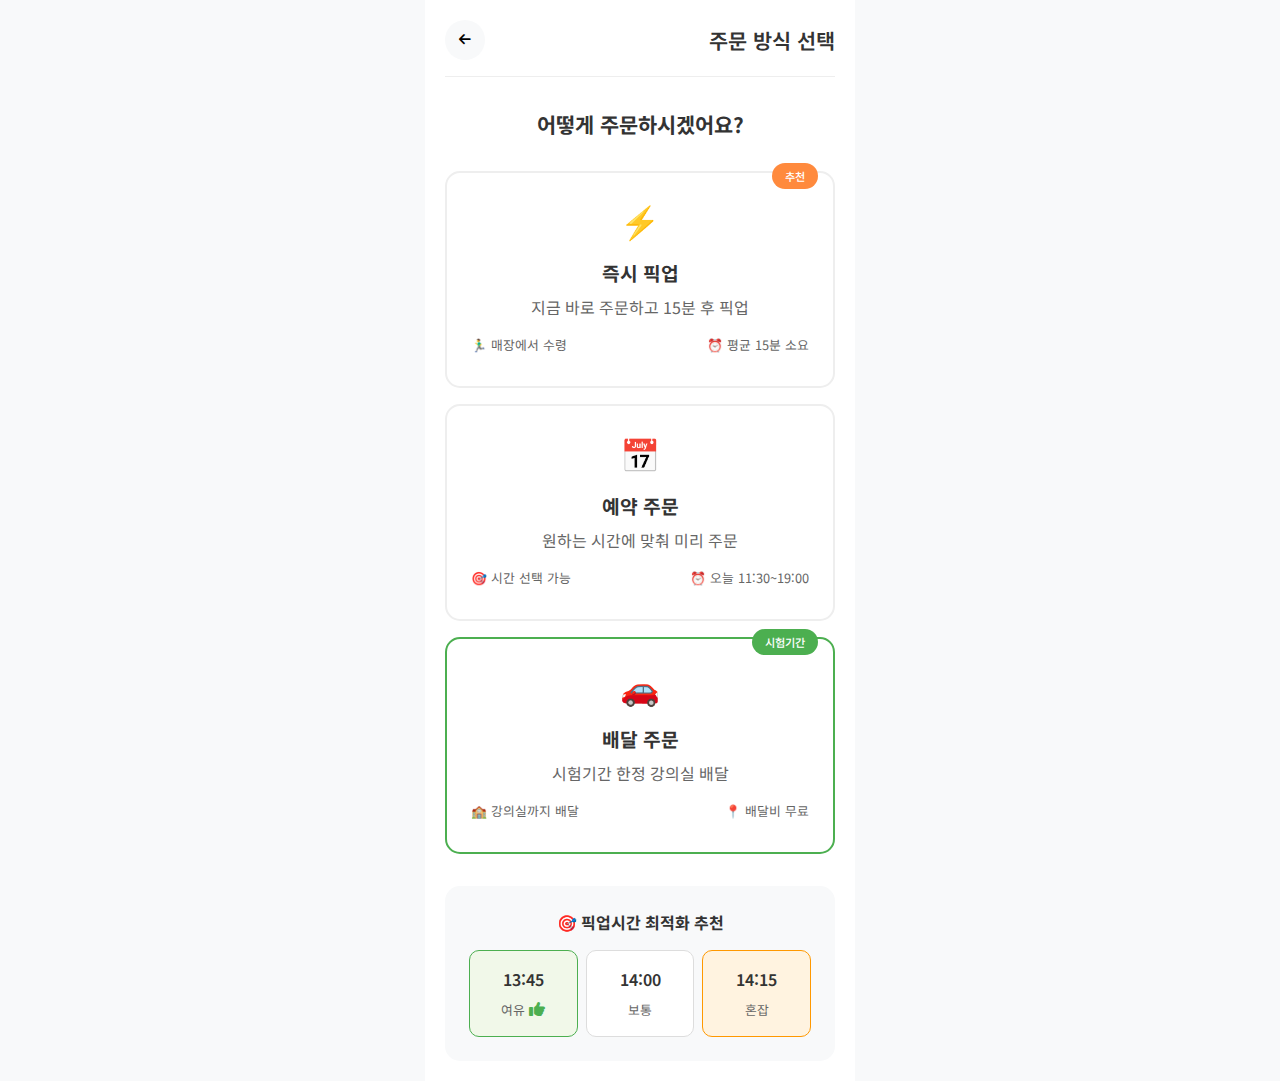
<file: order.html>
<!DOCTYPE html>
<html lang="ko">
<head>
    <meta charset="UTF-8">
    <meta name="viewport" content="width=device-width, initial-scale=1.0">
    <title>주문하기 - 으능정이 우송</title>
    <link rel="stylesheet" href="style.css">
    <link href="https://fonts.googleapis.com/css2?family=Noto+Sans+KR:wght@300;400;500;700&display=swap" rel="stylesheet">
    <link rel="stylesheet" href="https://cdnjs.cloudflare.com/ajax/libs/font-awesome/6.0.0/css/all.min.css">
</head>
<body>
    <div class="app-container">
        <!-- Order Type Selection -->
        <div id="order-type-screen" class="screen">
            <div class="screen-header">
                <button class="back-btn" onclick="window.history.back()">
                    <i class="fas fa-arrow-left"></i>
                </button>
                <h2>주문 방식 선택</h2>
            </div>

            <div class="order-type-content">
                <h3>어떻게 주문하시겠어요?</h3>
                
                <div class="order-types">
                    <div class="order-type-card" onclick="selectOrderType('instant')">
                        <div class="order-type-icon">⚡</div>
                        <h4>즉시 픽업</h4>
                        <p>지금 바로 주문하고 15분 후 픽업</p>
                        <div class="order-type-info">
                            <span>🏃‍♂️ 매장에서 수령</span>
                            <span>⏰ 평균 15분 소요</span>
                        </div>
                        <div class="order-type-badge">추천</div>
                    </div>

                    <div class="order-type-card" onclick="selectOrderType('reserved')">
                        <div class="order-type-icon">📅</div>
                        <h4>예약 주문</h4>
                        <p>원하는 시간에 맞춰 미리 주문</p>
                        <div class="order-type-info">
                            <span>🎯 시간 선택 가능</span>
                            <span>⏰ 오늘 11:30~19:00</span>
                        </div>
                    </div>

                    <div class="order-type-card delivery" onclick="selectOrderType('delivery')">
                        <div class="order-type-icon">🚗</div>
                        <h4>배달 주문</h4>
                        <p>시험기간 한정 강의실 배달</p>
                        <div class="order-type-info">
                            <span>🏫 강의실까지 배달</span>
                            <span>📍 배달비 무료</span>
                        </div>
                        <div class="order-type-badge special">시험기간</div>
                    </div>
                </div>

                <div class="order-time-optimizer">
                    <h4>🎯 픽업시간 최적화 추천</h4>
                    <div class="time-suggestions">
                        <div class="time-suggestion recommended">
                            <span class="time">13:45</span>
                            <span class="status">여유</span>
                            <i class="fas fa-thumbs-up"></i>
                        </div>
                        <div class="time-suggestion">
                            <span class="time">14:00</span>
                            <span class="status">보통</span>
                        </div>
                        <div class="time-suggestion busy">
                            <span class="time">14:15</span>
                            <span class="status">혼잡</span>
                        </div>
                    </div>
                </div>
            </div>
        </div>

        <!-- Cart Screen -->
        <div id="cart-screen" class="screen hidden">
            <div class="screen-header">
                <button class="back-btn" onclick="hideCart()">
                    <i class="fas fa-arrow-left"></i>
                </button>
                <h2>장바구니</h2>
                <button class="clear-btn" onclick="clearCart()">전체삭제</button>
            </div>

            <div class="cart-content">
                <div class="cart-items" id="cart-items">
                    <!-- 장바구니 아이템들이 동적으로 추가됩니다 -->
                </div>

                <div class="cart-summary">
                    <div class="summary-row">
                        <span>상품 금액</span>
                        <span id="subtotal">₩0</span>
                    </div>
                    <div class="summary-row discount">
                        <span>멤버십 할인 (15%)</span>
                        <span id="discount">-₩0</span>
                    </div>
                    <div class="summary-row total">
                        <span>총 결제 금액</span>
                        <span id="total">₩0</span>
                    </div>
                </div>

                <button class="btn-primary full-width" onclick="proceedToPayment()" id="checkout-btn" disabled>
                    주문하기
                </button>
            </div>
        </div>

        <!-- Payment Screen -->
        <div id="payment-screen" class="screen hidden">
            <div class="screen-header">
                <button class="back-btn" onclick="showCart()">
                    <i class="fas fa-arrow-left"></i>
                </button>
                <h2>결제하기</h2>
            </div>

            <div class="payment-content">
                <!-- Order Summary -->
                <div class="payment-section">
                    <h3>주문 정보</h3>
                    <div class="order-summary">
                        <div class="order-type-info">
                            <span class="order-type" id="selected-order-type">즉시 픽업</span>
                            <span class="pickup-time" id="selected-pickup-time">약 15분 후</span>
                        </div>
                        <div class="order-location">
                            <i class="fas fa-map-marker-alt"></i>
                            <span>으능정이꼬마김밥 우송대점</span>
                        </div>
                    </div>
                </div>

                <!-- Delivery Address (if delivery selected) -->
                <div class="payment-section delivery-section hidden">
                    <h3>배달 정보</h3>
                    <div class="delivery-form">
                        <div class="input-group">
                            <i class="fas fa-building"></i>
                            <select id="building">
                                <option value="">건물 선택</option>
                                <option value="main">본관</option>
                                <option value="engineering">공학관</option>
                                <option value="business">경영관</option>
                                <option value="liberal">교양관</option>
                            </select>
                        </div>
                        <div class="input-group">
                            <i class="fas fa-door-open"></i>
                            <input type="text" placeholder="강의실 번호 (예: 301호)" id="room">
                        </div>
                        <div class="input-group">
                            <i class="fas fa-comment"></i>
                            <input type="text" placeholder="상세 위치 (선택사항)" id="detail-location">
                        </div>
                    </div>
                </div>

                <!-- Special Requests -->
                <div class="payment-section">
                    <h3>특별 요청사항</h3>
                    <textarea placeholder="요청사항을 입력해주세요 (예: 매워하지 않게 해주세요)" id="special-requests"></textarea>
                </div>

                <!-- Payment Methods -->
                <div class="payment-section">
                    <h3>결제 수단</h3>
                    <div class="payment-methods">
                        <label class="payment-method">
                            <input type="radio" name="payment" value="card" checked>
                            <div class="method-info">
                                <i class="fas fa-credit-card"></i>
                                <span>신용/체크카드</span>
                            </div>
                        </label>
                        <label class="payment-method">
                            <input type="radio" name="payment" value="transfer">
                            <div class="method-info">
                                <i class="fas fa-university"></i>
                                <span>무통장입금</span>
                            </div>
                        </label>
                        <label class="payment-method">
                            <input type="radio" name="payment" value="kakaopay">
                            <div class="method-info">
                                <i class="fas fa-mobile-alt"></i>
                                <span>카카오페이</span>
                            </div>
                        </label>
                    </div>
                </div>

                <!-- Coupons & Discounts -->
                <div class="payment-section">
                    <h3>쿠폰 & 할인</h3>
                    <div class="coupon-section">
                        <div class="coupon-input">
                            <input type="text" placeholder="쿠폰 코드 입력" id="coupon-code">
                            <button class="coupon-apply-btn" onclick="applyCoupon()">적용</button>
                        </div>
                        <div class="available-coupons">
                            <div class="coupon-item">
                                <div class="coupon-info">
                                    <span class="coupon-name">생일 축하 쿠폰</span>
                                    <span class="coupon-discount">30% 할인</span>
                                </div>
                                <button class="use-coupon-btn" onclick="useCoupon('birthday')">사용</button>
                            </div>
                        </div>
                    </div>
                </div>

                <!-- Final Summary -->
                <div class="payment-summary">
                    <div class="summary-row">
                        <span>상품 금액</span>
                        <span id="payment-subtotal">₩0</span>
                    </div>
                    <div class="summary-row">
                        <span>멤버십 할인</span>
                        <span id="payment-discount">-₩0</span>
                    </div>
                    <div class="summary-row">
                        <span>쿠폰 할인</span>
                        <span id="coupon-discount">₩0</span>
                    </div>
                    <div class="summary-row">
                        <span>배달비</span>
                        <span id="delivery-fee">무료</span>
                    </div>
                    <div class="summary-row total">
                        <span>최종 결제 금액</span>
                        <span id="final-total">₩0</span>
                    </div>
                </div>

                <button class="btn-primary full-width" onclick="processPayment()">
                    <i class="fas fa-credit-card"></i>
                    결제하기
                </button>
            </div>
        </div>

        <!-- Order Status Screen -->
        <div id="order-status-screen" class="screen hidden">
            <div class="screen-header">
                <h2>주문 현황</h2>
                <button class="close-btn" onclick="goToMenu()">
                    <i class="fas fa-times"></i>
                </button>
            </div>

            <div class="order-status-content">
                <div class="order-success">
                    <div class="success-icon">✅</div>
                    <h3>주문이 완료되었습니다!</h3>
                    <p>주문번호: <span id="order-number">#47</span></p>
                </div>

                <div class="status-timeline">
                    <div class="status-step completed">
                        <div class="step-icon">📝</div>
                        <div class="step-info">
                            <h4>주문 접수</h4>
                            <span>13:15</span>
                        </div>
                    </div>
                    <div class="status-step active">
                        <div class="step-icon">👨‍🍳</div>
                        <div class="step-info">
                            <h4>조리 중</h4>
                            <span>예상 10분</span>
                        </div>
                    </div>
                    <div class="status-step">
                        <div class="step-icon">🔔</div>
                        <div class="step-info">
                            <h4>준비 완료</h4>
                            <span>13:30 예정</span>
                        </div>
                    </div>
                    <div class="status-step">
                        <div class="step-icon">✨</div>
                        <div class="step-info">
                            <h4>픽업 완료</h4>
                            <span>-</span>
                        </div>
                    </div>
                </div>

                <div class="order-details">
                    <h4>주문 상세</h4>
                    <div class="order-items-summary" id="order-items-summary">
                        <!-- 주문된 아이템들이 표시됩니다 -->
                    </div>
                </div>

                <div class="estimated-time">
                    <h4>⏰ 예상 픽업 시간</h4>
                    <div class="pickup-time-display">
                        <span class="time">13:30</span>
                        <span class="message">조리가 완료되면 알림을 보내드릴게요!</span>
                    </div>
                </div>

                <div class="support-message">
                    <div class="message-box">
                        <h4>💚 따뜻한 한 끼, 함께하는 마음</h4>
                        <p>오늘 주문으로 어려운 학생 지원 기금에<br><strong>₩420</strong>이 적립되었습니다.</p>
                        <small>여러분의 선택이 더 따뜻한 캠퍼스를 만들어갑니다 🙏</small>
                    </div>
                </div>

                <div class="order-actions">
                    <button class="btn-secondary" onclick="callStore()">
                        <i class="fas fa-phone"></i>
                        매장 전화
                    </button>
                    <button class="btn-primary" onclick="goToMenu()">
                        <i class="fas fa-home"></i>
                        메뉴로 돌아가기
                    </button>
                </div>
            </div>
        </div>
    </div>

    <script src="firebase-config.js"></script>
    <script src="app.js"></script>
</body>
</html>
</file>
<file: style.css>
/* 기본 설정 */
* {
    margin: 0;
    padding: 0;
    box-sizing: border-box;
}

body {
    font-family: 'Noto Sans KR', sans-serif;
    background-color: #f8f9fa;
    color: #333;
    overflow-x: hidden;
}

.app-container {
    max-width: 430px;
    margin: 0 auto;
    background: white;
    min-height: 100vh;
    position: relative;
}

/* 화면 공통 */
.screen {
    padding: 20px;
    min-height: 100vh;
    position: relative;
}

.screen.hidden {
    display: none;
}

/* 스플래시 화면 */
.splash-screen {
    display: flex;
    flex-direction: column;
    justify-content: center;
    align-items: center;
    background: linear-gradient(135deg, #FF8A3D, #FF6B1A);
    color: white;
    text-align: center;
}

.logo-container .logo {
    font-size: 4rem;
    margin-bottom: 1rem;
}

.logo-container h1 {
    font-size: 2rem;
    font-weight: 700;
    margin-bottom: 0.5rem;
}

.logo-container p {
    font-size: 1.1rem;
    opacity: 0.9;
}

.loading-spinner {
    width: 40px;
    height: 40px;
    border: 3px solid rgba(255, 255, 255, 0.3);
    border-top: 3px solid white;
    border-radius: 50%;
    animation: spin 1s linear infinite;
    margin-top: 2rem;
}

@keyframes spin {
    0% { transform: rotate(0deg); }
    100% { transform: rotate(360deg); }
}

/* 웰컴 화면 */
.welcome-content {
    text-align: center;
    padding-top: 2rem;
}

.brand-header .logo {
    font-size: 3rem;
    margin-bottom: 1rem;
}

.brand-header h1 {
    font-size: 1.8rem;
    color: #FF8A3D;
    font-weight: 700;
    margin-bottom: 0.5rem;
}

.tagline {
    color: #666;
    font-size: 1rem;
    line-height: 1.5;
    margin-bottom: 2rem;
}

.feature-highlights {
    display: flex;
    justify-content: space-around;
    margin: 2rem 0;
    padding: 1.5rem;
    background: #f8f9fa;
    border-radius: 15px;
}

.feature-item {
    text-align: center;
    flex: 1;
}

.feature-item i {
    font-size: 1.5rem;
    color: #FF8A3D;
    margin-bottom: 0.5rem;
}

.feature-item span {
    display: block;
    font-size: 0.9rem;
    color: #666;
}

.language-selector {
    display: flex;
    gap: 0.5rem;
    margin: 2rem 0;
    justify-content: center;
}

.lang-btn {
    padding: 0.5rem 1rem;
    border: 1px solid #ddd;
    background: white;
    border-radius: 20px;
    font-size: 0.9rem;
    cursor: pointer;
    transition: all 0.3s ease;
}

.lang-btn.active, .lang-btn:hover {
    background: #FF8A3D;
    color: white;
    border-color: #FF8A3D;
}

.auth-buttons {
    margin: 2rem 0;
}

.btn-primary, .btn-secondary {
    width: 100%;
    padding: 1rem;
    border: none;
    border-radius: 12px;
    font-size: 1rem;
    font-weight: 500;
    margin-bottom: 1rem;
    cursor: pointer;
    transition: all 0.3s ease;
    display: flex;
    align-items: center;
    justify-content: center;
    gap: 0.5rem;
}

.btn-primary {
    background: #FF8A3D;
    color: white;
}

.btn-primary:hover {
    background: #e67429;
    transform: translateY(-2px);
}

.btn-secondary {
    background: #f8f9fa;
    color: #333;
    border: 1px solid #ddd;
}

.btn-secondary:hover {
    background: #e9ecef;
    border-color: #adb5bd;
}

.demo-notice {
    color: #666;
    font-size: 0.9rem;
    margin-top: 2rem;
    padding: 1rem;
    background: #e3f2fd;
    border-radius: 10px;
    border-left: 4px solid #2196F3;
}

/* 헤더 공통 */
.screen-header {
    display: flex;
    align-items: center;
    justify-content: space-between;
    margin-bottom: 2rem;
    padding-bottom: 1rem;
    border-bottom: 1px solid #eee;
}

.back-btn, .close-btn {
    width: 40px;
    height: 40px;
    border: none;
    background: #f8f9fa;
    border-radius: 50%;
    display: flex;
    align-items: center;
    justify-content: center;
    cursor: pointer;
    transition: all 0.3s ease;
}

.back-btn:hover, .close-btn:hover {
    background: #e9ecef;
    transform: scale(1.05);
}

.screen-header h2 {
    font-size: 1.3rem;
    font-weight: 600;
}

.clear-btn {
    background: none;
    border: none;
    color: #dc3545;
    font-size: 0.9rem;
    cursor: pointer;
}

/* 로그인 폼 */
.login-form, .signup-form {
    max-width: 100%;
}

.input-group {
    position: relative;
    margin-bottom: 1.5rem;
}

.input-group i {
    position: absolute;
    left: 1rem;
    top: 50%;
    transform: translateY(-50%);
    color: #666;
    z-index: 1;
}

.input-group input, .input-group select {
    width: 100%;
    padding: 1rem 1rem 1rem 3rem;
    border: 1px solid #ddd;
    border-radius: 10px;
    font-size: 1rem;
    transition: all 0.3s ease;
}

.input-group input:focus, .input-group select:focus {
    outline: none;
    border-color: #FF8A3D;
    box-shadow: 0 0 0 3px rgba(255, 138, 61, 0.1);
}

.full-width {
    width: 100%;
}

.divider {
    text-align: center;
    margin: 1.5rem 0;
    color: #666;
    position: relative;
}

.divider::before {
    content: '';
    position: absolute;
    top: 50%;
    left: 0;
    right: 0;
    height: 1px;
    background: #ddd;
    z-index: 0;
}

.divider::after {
    content: attr(data-text);
    background: white;
    padding: 0 1rem;
    position: relative;
    z-index: 1;
}

.btn-kakao {
    background: #FEE500;
    color: #3C1E1E;
    border: none;
}

.btn-kakao:hover {
    background: #f4d600;
}

.login-footer {
    text-align: center;
    margin-top: 2rem;
    color: #666;
}

.login-footer a {
    color: #FF8A3D;
    text-decoration: none;
    font-weight: 500;
}

/* 회원가입 폼 */
.form-section {
    margin-bottom: 2rem;
    padding: 1.5rem;
    background: #f8f9fa;
    border-radius: 15px;
}

.form-section h3 {
    font-size: 1.1rem;
    margin-bottom: 1rem;
    color: #333;
}

.grade-selector {
    display: flex;
    flex-wrap: wrap;
    align-items: center;
    gap: 0.5rem;
    margin-top: 1rem;
}

.grade-buttons {
    display: flex;
    gap: 0.5rem;
    flex-wrap: wrap;
}

.grade-btn {
    padding: 0.5rem 1rem;
    border: 1px solid #ddd;
    background: white;
    border-radius: 20px;
    font-size: 0.9rem;
    cursor: pointer;
    transition: all 0.3s ease;
}

.grade-btn.selected {
    background: #FF8A3D;
    color: white;
    border-color: #FF8A3D;
}

.membership-benefits {
    background: linear-gradient(135deg, #4CAF50, #45a049);
    color: white;
    border-radius: 15px;
    padding: 1.5rem;
    margin: 1rem 0;
}

.membership-benefits h3 {
    color: white;
    margin-bottom: 1rem;
}

.membership-benefits ul {
    list-style: none;
    padding: 0;
}

.membership-benefits li {
    padding: 0.5rem 0;
    font-size: 0.95rem;
}

.terms-agreement {
    margin: 1.5rem 0;
}

.terms-agreement label {
    display: flex;
    align-items: center;
    gap: 0.5rem;
    cursor: pointer;
    font-size: 0.9rem;
    color: #666;
}

/* 메인 화면 */
.main-header {
    background: linear-gradient(135deg, #FF8A3D, #FF6B1A);
    color: white;
    padding: 1.5rem;
    margin: -20px -20px 2rem -20px;
    border-radius: 0 0 25px 25px;
}

.header-top {
    display: flex;
    justify-content: space-between;
    align-items: flex-start;
    margin-bottom: 1rem;
}

.greeting {
    font-size: 1.1rem;
    font-weight: 500;
}

.membership-badge {
    display: flex;
    gap: 0.5rem;
    margin-top: 0.5rem;
}

.tier, .discount {
    background: rgba(255, 255, 255, 0.2);
    padding: 0.3rem 0.8rem;
    border-radius: 15px;
    font-size: 0.8rem;
    font-weight: 500;
}

.header-icons {
    display: flex;
    gap: 0.5rem;
}

.icon-btn {
    position: relative;
    width: 40px;
    height: 40px;
    background: rgba(255, 255, 255, 0.2);
    border: none;
    border-radius: 50%;
    color: white;
    cursor: pointer;
    transition: all 0.3s ease;
}

.icon-btn:hover {
    background: rgba(255, 255, 255, 0.3);
}

.badge {
    position: absolute;
    top: -5px;
    right: -5px;
    background: #dc3545;
    color: white;
    border-radius: 50%;
    width: 18px;
    height: 18px;
    font-size: 0.7rem;
    display: flex;
    align-items: center;
    justify-content: center;
}

.today-special {
    text-align: center;
}

.special-banner {
    background: rgba(255, 255, 255, 0.15);
    padding: 0.8rem;
    border-radius: 15px;
    display: flex;
    align-items: center;
    justify-content: center;
    gap: 0.5rem;
    font-weight: 500;
}

.special-banner i {
    color: #FFD700;
    animation: pulse 2s infinite;
}

@keyframes pulse {
    0%, 100% { transform: scale(1); }
    50% { transform: scale(1.1); }
}

/* 퀵 액션 */
.quick-actions {
    display: flex;
    gap: 1rem;
    margin-bottom: 2rem;
}

.quick-action-btn {
    flex: 1;
    padding: 1rem;
    border: none;
    border-radius: 15px;
    font-weight: 500;
    cursor: pointer;
    transition: all 0.3s ease;
    display: flex;
    flex-direction: column;
    align-items: center;
    gap: 0.5rem;
}

.quick-action-btn.primary {
    background: #FF8A3D;
    color: white;
}

.quick-action-btn.secondary {
    background: #f8f9fa;
    color: #333;
    border: 1px solid #ddd;
}

.quick-action-btn:hover {
    transform: translateY(-2px);
    box-shadow: 0 5px 15px rgba(0,0,0,0.1);
}

/* 메뉴 카테고리 */
.menu-categories {
    display: flex;
    gap: 0.5rem;
    margin-bottom: 2rem;
    overflow-x: auto;
    padding-bottom: 0.5rem;
}

.category-btn {
    display: flex;
    flex-direction: column;
    align-items: center;
    gap: 0.3rem;
    padding: 1rem;
    background: white;
    border: 1px solid #ddd;
    border-radius: 15px;
    cursor: pointer;
    transition: all 0.3s ease;
    white-space: nowrap;
    min-width: 80px;
}

.category-btn.active {
    background: #FF8A3D;
    color: white;
    border-color: #FF8A3D;
}

.category-btn:hover:not(.active) {
    background: #f8f9fa;
    border-color: #adb5bd;
}

/* 섹션 */
.section {
    margin-bottom: 2.5rem;
}

.section-header {
    margin-bottom: 1.5rem;
}

.section-header h3 {
    font-size: 1.3rem;
    font-weight: 600;
    margin-bottom: 0.3rem;
}

.section-subtitle {
    color: #666;
    font-size: 0.9rem;
}

/* 메뉴 아이템 */
.menu-list {
    display: flex;
    flex-direction: column;
    gap: 1rem;
}

.menu-item {
    display: flex;
    align-items: center;
    background: white;
    border: 1px solid #eee;
    border-radius: 15px;
    padding: 1rem;
    cursor: pointer;
    transition: all 0.3s ease;
}

.menu-item:hover {
    transform: translateY(-2px);
    box-shadow: 0 5px 15px rgba(0,0,0,0.1);
    border-color: #FF8A3D;
}

.menu-item.popular {
    border-color: #FF8A3D;
    box-shadow: 0 2px 10px rgba(255, 138, 61, 0.1);
}

.menu-item.special {
    border-color: #4CAF50;
    box-shadow: 0 2px 10px rgba(76, 175, 80, 0.1);
}

.menu-image {
    position: relative;
    margin-right: 1rem;
}

.image-placeholder {
    width: 60px;
    height: 60px;
    background: #f8f9fa;
    border-radius: 10px;
    display: flex;
    align-items: center;
    justify-content: center;
    font-size: 1.5rem;
}

.popular-badge, .special-badge {
    position: absolute;
    top: -5px;
    right: -5px;
    padding: 0.2rem 0.5rem;
    border-radius: 10px;
    font-size: 0.7rem;
    font-weight: 500;
}

.popular-badge {
    background: #FF8A3D;
    color: white;
}

.special-badge {
    background: #4CAF50;
    color: white;
}

.menu-info {
    flex: 1;
}

.menu-info h4 {
    font-size: 1.1rem;
    font-weight: 600;
    margin-bottom: 0.3rem;
}

.menu-info .description {
    color: #666;
    font-size: 0.9rem;
    margin-bottom: 0.5rem;
}

.menu-meta {
    display: flex;
    gap: 1rem;
    margin-bottom: 0.5rem;
    font-size: 0.8rem;
    color: #666;
}

.price-section {
    display: flex;
    align-items: center;
    gap: 0.5rem;
}

.original-price {
    text-decoration: line-through;
    color: #999;
    font-size: 0.9rem;
}

.discounted-price {
    color: #FF8A3D;
    font-weight: 600;
    font-size: 1.1rem;
}

.discount-rate {
    background: #FF8A3D;
    color: white;
    padding: 0.2rem 0.4rem;
    border-radius: 5px;
    font-size: 0.7rem;
    font-weight: 500;
}

.add-btn {
    width: 40px;
    height: 40px;
    background: #FF8A3D;
    color: white;
    border: none;
    border-radius: 50%;
    cursor: pointer;
    transition: all 0.3s ease;
    display: flex;
    align-items: center;
    justify-content: center;
    margin-left: 1rem;
}

.add-btn:hover {
    background: #e67429;
    transform: scale(1.1);
}

/* 이벤트 */
.event-list {
    display: flex;
    flex-direction: column;
    gap: 1rem;
}

.event-item {
    display: flex;
    align-items: center;
    background: linear-gradient(135deg, #667eea, #764ba2);
    color: white;
    padding: 1.5rem;
    border-radius: 15px;
}

.event-icon {
    font-size: 2rem;
    margin-right: 1rem;
}

.event-info {
    flex: 1;
}

.event-info h4 {
    font-size: 1.1rem;
    margin-bottom: 0.3rem;
}

.event-info p {
    font-size: 0.9rem;
    opacity: 0.9;
    margin-bottom: 0.3rem;
}

.event-period {
    font-size: 0.8rem;
    opacity: 0.8;
}

.event-btn {
    background: rgba(255, 255, 255, 0.2);
    color: white;
    border: none;
    padding: 0.5rem 1rem;
    border-radius: 20px;
    cursor: pointer;
    font-weight: 500;
}

.event-btn:hover {
    background: rgba(255, 255, 255, 0.3);
}

/* 장바구니 플로팅 버튼 */
.cart-float {
    position: fixed;
    bottom: 90px;
    right: 20px;
    background: #FF8A3D;
    color: white;
    padding: 1rem;
    border-radius: 50px;
    cursor: pointer;
    box-shadow: 0 5px 15px rgba(255, 138, 61, 0.3);
    display: flex;
    align-items: center;
    gap: 0.5rem;
    z-index: 100;
    transition: all 0.3s ease;
}

.cart-float:hover {
    transform: scale(1.05);
    box-shadow: 0 8px 25px rgba(255, 138, 61, 0.4);
}

.cart-count {
    background: white;
    color: #FF8A3D;
    border-radius: 50%;
    width: 20px;
    height: 20px;
    display: flex;
    align-items: center;
    justify-content: center;
    font-size: 0.8rem;
    font-weight: 600;
}

/* 하단 네비게이션 */
.bottom-nav {
    position: fixed;
    bottom: 0;
    left: 50%;
    transform: translateX(-50%);
    width: 100%;
    max-width: 430px;
    background: white;
    border-top: 1px solid #eee;
    display: flex;
    z-index: 100;
}

.nav-item {
    flex: 1;
    padding: 1rem 0.5rem;
    border: none;
    background: none;
    cursor: pointer;
    display: flex;
    flex-direction: column;
    align-items: center;
    gap: 0.3rem;
    color: #666;
    font-size: 0.8rem;
    transition: all 0.3s ease;
}

.nav-item.active {
    color: #FF8A3D;
}

.nav-item:hover {
    color: #FF8A3D;
}

/* 주문 타입 선택 */
.order-type-content {
    text-align: center;
}

.order-type-content h3 {
    font-size: 1.3rem;
    margin-bottom: 2rem;
    color: #333;
}

.order-types {
    display: flex;
    flex-direction: column;
    gap: 1rem;
    margin-bottom: 2rem;
}

.order-type-card {
    position: relative;
    background: white;
    border: 2px solid #eee;
    border-radius: 15px;
    padding: 1.5rem;
    cursor: pointer;
    transition: all 0.3s ease;
    text-align: center;
}

.order-type-card:hover {
    border-color: #FF8A3D;
    transform: translateY(-2px);
    box-shadow: 0 5px 15px rgba(0,0,0,0.1);
}

.order-type-card.delivery {
    border-color: #4CAF50;
}

.order-type-icon {
    font-size: 2rem;
    margin-bottom: 1rem;
}

.order-type-card h4 {
    font-size: 1.2rem;
    margin-bottom: 0.5rem;
    color: #333;
}

.order-type-card p {
    color: #666;
    margin-bottom: 1rem;
}

.order-type-info {
    display: flex;
    justify-content: space-around;
    font-size: 0.8rem;
    color: #666;
}

.order-type-badge {
    position: absolute;
    top: -10px;
    right: 15px;
    background: #FF8A3D;
    color: white;
    padding: 0.3rem 0.8rem;
    border-radius: 15px;
    font-size: 0.7rem;
    font-weight: 500;
}

.order-type-badge.special {
    background: #4CAF50;
}

.order-time-optimizer {
    background: #f8f9fa;
    padding: 1.5rem;
    border-radius: 15px;
    margin-top: 2rem;
}

.order-time-optimizer h4 {
    margin-bottom: 1rem;
    color: #333;
}

.time-suggestions {
    display: flex;
    gap: 0.5rem;
    justify-content: space-around;
}

.time-suggestion {
    flex: 1;
    background: white;
    border: 1px solid #ddd;
    border-radius: 10px;
    padding: 1rem 0.5rem;
    text-align: center;
    cursor: pointer;
    transition: all 0.3s ease;
}

.time-suggestion.recommended {
    border-color: #4CAF50;
    background: #f1f8e9;
}

.time-suggestion.busy {
    border-color: #ff9800;
    background: #fff3e0;
}

.time-suggestion .time {
    display: block;
    font-weight: 600;
    margin-bottom: 0.3rem;
}

.time-suggestion .status {
    font-size: 0.8rem;
    color: #666;
}

.time-suggestion i {
    color: #4CAF50;
    margin-top: 0.3rem;
}

/* 장바구니 */
.cart-content {
    padding-bottom: 2rem;
}

.cart-items {
    margin-bottom: 2rem;
}

.cart-item {
    display: flex;
    align-items: center;
    background: white;
    border: 1px solid #eee;
    border-radius: 10px;
    padding: 1rem;
    margin-bottom: 1rem;
}

.cart-item-info {
    flex: 1;
}

.cart-item-controls {
    display: flex;
    align-items: center;
    gap: 1rem;
}

.quantity-controls {
    display: flex;
    align-items: center;
    gap: 0.5rem;
}

.quantity-btn {
    width: 30px;
    height: 30px;
    border: 1px solid #ddd;
    background: white;
    border-radius: 50%;
    cursor: pointer;
    display: flex;
    align-items: center;
    justify-content: center;
}

.quantity-btn:hover {
    background: #f8f9fa;
}

.cart-summary {
    background: #f8f9fa;
    padding: 1.5rem;
    border-radius: 15px;
    margin-bottom: 2rem;
}

.summary-row {
    display: flex;
    justify-content: space-between;
    margin-bottom: 0.5rem;
}

.summary-row.discount {
    color: #4CAF50;
}

.summary-row.total {
    font-weight: 600;
    font-size: 1.1rem;
    border-top: 1px solid #ddd;
    padding-top: 0.5rem;
    margin-top: 1rem;
}

/* 결제 화면 */
.payment-content {
    padding-bottom: 2rem;
}

.payment-section {
    margin-bottom: 2rem;
    padding: 1.5rem;
    background: #f8f9fa;
    border-radius: 15px;
}

.payment-section h3 {
    font-size: 1.1rem;
    margin-bottom: 1rem;
    color: #333;
}

.order-summary {
    background: white;
    padding: 1rem;
    border-radius: 10px;
}

.order-type-info {
    display: flex;
    justify-content: space-between;
    align-items: center;
    margin-bottom: 0.5rem;
}

.order-type {
    background: #FF8A3D;
    color: white;
    padding: 0.3rem 0.8rem;
    border-radius: 15px;
    font-size: 0.8rem;
    font-weight: 500;
}

.order-location {
    display: flex;
    align-items: center;
    gap: 0.5rem;
    color: #666;
    font-size: 0.9rem;
}

.delivery-form {
    background: white;
    padding: 1rem;
    border-radius: 10px;
}

.payment-section textarea {
    width: 100%;
    padding: 1rem;
    border: 1px solid #ddd;
    border-radius: 10px;
    resize: vertical;
    min-height: 80px;
    font-family: inherit;
}

.payment-methods {
    background: white;
    padding: 1rem;
    border-radius: 10px;
}

.payment-method {
    display: flex;
    align-items: center;
    padding: 1rem;
    border: 1px solid #ddd;
    border-radius: 10px;
    margin-bottom: 0.5rem;
    cursor: pointer;
    transition: all 0.3s ease;
}

.payment-method:hover {
    background: #f8f9fa;
}

.payment-method input[type="radio"] {
    margin-right: 1rem;
}

.method-info {
    display: flex;
    align-items: center;
    gap: 0.5rem;
}

.coupon-section {
    background: white;
    padding: 1rem;
    border-radius: 10px;
}

.coupon-input {
    display: flex;
    gap: 0.5rem;
    margin-bottom: 1rem;
}

.coupon-input input {
    flex: 1;
    padding: 0.8rem;
    border: 1px solid #ddd;
    border-radius: 8px;
}

.coupon-apply-btn, .use-coupon-btn {
    padding: 0.8rem 1rem;
    background: #FF8A3D;
    color: white;
    border: none;
    border-radius: 8px;
    cursor: pointer;
    white-space: nowrap;
}

.coupon-item {
    display: flex;
    justify-content: space-between;
    align-items: center;
    padding: 1rem;
    background: #f8f9fa;
    border-radius: 8px;
}

.coupon-info {
    flex: 1;
}

.coupon-name {
    display: block;
    font-weight: 500;
    margin-bottom: 0.3rem;
}

.coupon-discount {
    color: #FF8A3D;
    font-weight: 600;
}

.payment-summary {
    background: white;
    border: 2px solid #FF8A3D;
    border-radius: 15px;
    padding: 1.5rem;
    margin-bottom: 2rem;
}

/* 주문 상태 */
.order-status-content {
    text-align: center;
    padding-bottom: 2rem;
}

.order-success {
    margin-bottom: 2rem;
}

.success-icon {
    font-size: 3rem;
    margin-bottom: 1rem;
}

.order-success h3 {
    font-size: 1.3rem;
    margin-bottom: 0.5rem;
    color: #333;
}

.status-timeline {
    background: #f8f9fa;
    padding: 2rem 1rem;
    border-radius: 15px;
    margin-bottom: 2rem;
}

.status-step {
    display: flex;
    align-items: center;
    margin-bottom: 1.5rem;
    position: relative;
}

.status-step:not(:last-child)::after {
    content: '';
    position: absolute;
    left: 30px;
    top: 60px;
    width: 2px;
    height: 30px;
    background: #ddd;
}

.status-step.completed::after {
    background: #4CAF50;
}

.status-step.active::after {
    background: #FF8A3D;
}

.step-icon {
    width: 60px;
    height: 60px;
    background: #ddd;
    border-radius: 50%;
    display: flex;
    align-items: center;
    justify-content: center;
    font-size: 1.5rem;
    margin-right: 1rem;
}

.status-step.completed .step-icon {
    background: #4CAF50;
    color: white;
}

.status-step.active .step-icon {
    background: #FF8A3D;
    color: white;
}

.step-info {
    text-align: left;
}

.step-info h4 {
    margin-bottom: 0.3rem;
}

.step-info span {
    color: #666;
    font-size: 0.9rem;
}

.order-details {
    background: #f8f9fa;
    padding: 1.5rem;
    border-radius: 15px;
    margin-bottom: 2rem;
    text-align: left;
}

.estimated-time {
    background: #fff3cd;
    border: 1px solid #ffeaa7;
    padding: 1.5rem;
    border-radius: 15px;
    margin-bottom: 2rem;
}

.pickup-time-display {
    display: flex;
    flex-direction: column;
    align-items: center;
    gap: 0.5rem;
}

.pickup-time-display .time {
    font-size: 2rem;
    font-weight: 700;
    color: #FF8A3D;
}

.support-message {
    margin-bottom: 2rem;
}

.message-box {
    background: linear-gradient(135deg, #4CAF50, #45a049);
    color: white;
    padding: 1.5rem;
    border-radius: 15px;
    text-align: center;
}

.message-box h4 {
    margin-bottom: 1rem;
}

.message-box strong {
    font-size: 1.2rem;
}

.order-actions {
    display: flex;
    gap: 1rem;
}

.order-actions button {
    flex: 1;
}

/* 관리자 페이지 */
.admin-container {
    max-width: 1200px;
    background: #f8f9fa;
}

.admin-header {
    background: linear-gradient(135deg, #FF8A3D, #FF6B1A);
    color: white;
    padding: 1.5rem 2rem;
    display: flex;
    justify-content: space-between;
    align-items: center;
    margin: -20px -20px 2rem -20px;
}

.admin-logo h1 {
    font-size: 1.5rem;
    font-weight: 600;
}

.admin-controls {
    display: flex;
    gap: 1rem;
    align-items: center;
}

.refresh-btn, .notification-btn, .profile-btn {
    width: 40px;
    height: 40px;
    background: rgba(255, 255, 255, 0.2);
    border: none;
    border-radius: 50%;
    color: white;
    cursor: pointer;
    display: flex;
    align-items: center;
    justify-content: center;
    position: relative;
}

.admin-dashboard {
    padding: 0 2rem 2rem 2rem;
}

.stats-section {
    margin-bottom: 3rem;
}

.stats-section h2 {
    font-size: 1.3rem;
    margin-bottom: 1.5rem;
    color: #333;
}

.stats-grid {
    display: grid;
    grid-template-columns: repeat(auto-fit, minmax(200px, 1fr));
    gap: 1rem;
}

.stat-card {
    background: white;
    padding: 1.5rem;
    border-radius: 15px;
    border-left: 4px solid #FF8A3D;
    display: flex;
    align-items: center;
    gap: 1rem;
    box-shadow: 0 2px 10px rgba(0,0,0,0.05);
}

.stat-icon {
    font-size: 2rem;
    color: #FF8A3D;
}

.stat-info h3 {
    font-size: 1.8rem;
    margin-bottom: 0.3rem;
    color: #333;
}

.stat-info span {
    color: #666;
    font-size: 0.9rem;
}

.stat-trend {
    margin-left: auto;
    padding: 0.3rem 0.6rem;
    border-radius: 15px;
    font-size: 0.8rem;
    font-weight: 500;
}

.stat-trend.up {
    background: #d4edda;
    color: #155724;
}

.orders-section {
    margin-bottom: 3rem;
}

.section-header {
    display: flex;
    justify-content: space-between;
    align-items: center;
    margin-bottom: 1.5rem;
}

.section-header h2 {
    font-size: 1.3rem;
    color: #333;
}

.auto-refresh {
    display: flex;
    align-items: center;
    gap: 0.5rem;
    color: #666;
    font-size: 0.9rem;
}

.orders-list {
    display: flex;
    flex-direction: column;
    gap: 1rem;
}

.order-card {
    background: white;
    border-radius: 15px;
    padding: 1.5rem;
    border-left: 4px solid #ddd;
    box-shadow: 0 2px 10px rgba(0,0,0,0.05);
}

.order-card.pending {
    border-left-color: #ffc107;
}

.order-card.preparing {
    border-left-color: #FF8A3D;
}

.order-card.ready {
    border-left-color: #4CAF50;
}

.order-header {
    display: flex;
    justify-content: space-between;
    align-items: center;
    margin-bottom: 1rem;
}

.order-info {
    display: flex;
    gap: 1rem;
    align-items: center;
}

.order-id {
    font-weight: 600;
    color: #FF8A3D;
}

.customer-name {
    font-weight: 500;
}

.order-time {
    color: #666;
    font-size: 0.9rem;
}

.order-type {
    padding: 0.3rem 0.8rem;
    border-radius: 15px;
    font-size: 0.8rem;
    font-weight: 500;
}

.order-type.instant {
    background: #fff3cd;
    color: #856404;
}

.order-type.reserved {
    background: #cce5ff;
    color: #004085;
}

.order-type.delivery {
    background: #d4edda;
    color: #155724;
}

.order-items {
    margin-bottom: 1rem;
    font-size: 0.95rem;
    color: #333;
}

.order-details {
    display: flex;
    justify-content: space-between;
    margin-bottom: 1rem;
    font-size: 0.9rem;
    color: #666;
}

.order-amount {
    font-weight: 600;
    color: #FF8A3D;
}

.order-actions {
    display: flex;
    gap: 0.5rem;
}

.btn-complete, .btn-ready, .btn-notify {
    padding: 0.5rem 1rem;
    border: none;
    border-radius: 8px;
    cursor: pointer;
    font-size: 0.8rem;
    font-weight: 500;
    display: flex;
    align-items: center;
    gap: 0.3rem;
    transition: all 0.3s ease;
}

.btn-complete {
    background: #4CAF50;
    color: white;
}

.btn-ready {
    background: #FF8A3D;
    color: white;
}

.btn-notify {
    background: #17a2b8;
    color: white;
}

.btn-complete:hover, .btn-ready:hover, .btn-notify:hover {
    transform: translateY(-1px);
    box-shadow: 0 2px 5px rgba(0,0,0,0.2);
}

.quick-actions-section {
    margin-bottom: 3rem;
}

.quick-actions-grid {
    display: grid;
    grid-template-columns: repeat(auto-fit, minmax(250px, 1fr));
    gap: 1rem;
}

.quick-action-card {
    background: white;
    border: 1px solid #eee;
    border-radius: 15px;
    padding: 1.5rem;
    cursor: pointer;
    transition: all 0.3s ease;
    display: flex;
    align-items: center;
    gap: 1rem;
    text-align: left;
}

.quick-action-card:hover {
    transform: translateY(-2px);
    box-shadow: 0 5px 15px rgba(0,0,0,0.1);
    border-color: #FF8A3D;
}

.action-icon {
    font-size: 2rem;
    color: #FF8A3D;
}

.action-info h4 {
    margin-bottom: 0.3rem;
    color: #333;
}

.action-info span {
    color: #666;
    font-size: 0.9rem;
}

/* 모달 */
.modal {
    position: fixed;
    top: 0;
    left: 0;
    width: 100%;
    height: 100%;
    background: rgba(0,0,0,0.5);
    z-index: 1000;
    display: flex;
    align-items: center;
    justify-content: center;
}

.modal.hidden {
    display: none;
}

.modal-content {
    background: white;
    border-radius: 15px;
    max-width: 500px;
    width: 90%;
    max-height: 80%;
    overflow-y: auto;
}

.modal-header {
    display: flex;
    justify-content: space-between;
    align-items: center;
    padding: 1.5rem;
    border-bottom: 1px solid #eee;
}

.modal-header h3 {
    font-size: 1.2rem;
    color: #333;
}

.close-modal {
    width: 30px;
    height: 30px;
    border: none;
    background: #f8f9fa;
    border-radius: 50%;
    cursor: pointer;
    display: flex;
    align-items: center;
    justify-content: center;
}

.modal-body {
    padding: 1.5rem;
}

.menu-list-admin {
    margin-bottom: 1.5rem;
}

.menu-item-admin {
    display: flex;
    justify-content: space-between;
    align-items: center;
    padding: 1rem;
    border: 1px solid #eee;
    border-radius: 10px;
    margin-bottom: 0.5rem;
}

.menu-info-admin h4 {
    margin-bottom: 0.3rem;
}

.menu-controls {
    display: flex;
    gap: 0.5rem;
}

.btn-edit, .btn-toggle {
    padding: 0.4rem 0.8rem;
    border: none;
    border-radius: 15px;
    font-size: 0.8rem;
    cursor: pointer;
}

.btn-edit {
    background: #007bff;
    color: white;
}

.btn-toggle.available {
    background: #4CAF50;
    color: white;
}

.btn-toggle.unavailable {
    background: #dc3545;
    color: white;
}

.event-form {
    margin-bottom: 1.5rem;
}

.form-group {
    margin-bottom: 1rem;
}

.form-group label {
    display: block;
    margin-bottom: 0.5rem;
    font-weight: 500;
    color: #333;
}

.form-group input, .form-group select {
    width: 100%;
    padding: 0.8rem;
    border: 1px solid #ddd;
    border-radius: 8px;
}

.date-range {
    display: flex;
    gap: 0.5rem;
    align-items: center;
}

.date-range input {
    flex: 1;
}

.analytics-section {
    margin-bottom: 3rem;
}

.analytics-grid {
    display: grid;
    grid-template-columns: repeat(auto-fit, minmax(300px, 1fr));
    gap: 1.5rem;
}

.chart-card {
    background: white;
    padding: 1.5rem;
    border-radius: 15px;
    box-shadow: 0 2px 10px rgba(0,0,0,0.05);
}

.chart-card h4 {
    margin-bottom: 1rem;
    color: #333;
}

.chart-placeholder {
    display: flex;
    gap: 1rem;
    align-items: end;
    height: 200px;
    padding: 1rem 0;
}

.chart-bar {
    flex: 1;
    background: #FF8A3D;
    border-radius: 5px 5px 0 0;
    display: flex;
    flex-direction: column;
    justify-content: space-between;
    align-items: center;
    padding: 0.5rem;
    color: white;
    font-size: 0.8rem;
}

.time-chart {
    display: flex;
    flex-direction: column;
    gap: 1rem;
}

.time-slot {
    display: flex;
    align-items: center;
    gap: 1rem;
}

.time-slot span:first-child {
    min-width: 100px;
    font-size: 0.9rem;
    color: #666;
}

.progress-bar {
    flex: 1;
    height: 8px;
    background: #eee;
    border-radius: 4px;
    overflow: hidden;
}

.progress {
    height: 100%;
    background: #FF8A3D;
    border-radius: 4px;
    transition: width 0.3s ease;
}

.support-fund-section {
    margin-bottom: 2rem;
}

.fund-card {
    background: linear-gradient(135deg, #4CAF50, #45a049);
    color: white;
    padding: 2rem;
    border-radius: 15px;
}

.fund-stats {
    display: grid;
    grid-template-columns: repeat(auto-fit, minmax(150px, 1fr));
    gap: 1rem;
    margin-bottom: 2rem;
}

.fund-stat {
    text-align: center;
}

.fund-stat h3 {
    font-size: 1.5rem;
    margin-bottom: 0.3rem;
}

.fund-stat span {
    font-size: 0.9rem;
    opacity: 0.9;
}

.fund-progress {
    margin-top: 1rem;
}

.progress-info {
    display: flex;
    justify-content: space-between;
    margin-bottom: 0.5rem;
    font-size: 0.9rem;
}

.progress-bar-large {
    height: 12px;
    background: rgba(255, 255, 255, 0.2);
    border-radius: 6px;
    overflow: hidden;
}

.progress-bar-large .progress {
    background: white;
}

/* 반응형 디자인 */
@media (max-width: 768px) {
    .admin-container {
        max-width: 100%;
    }
    
    .admin-dashboard {
        padding: 0 1rem 2rem 1rem;
    }
    
    .stats-grid {
        grid-template-columns: repeat(2, 1fr);
        gap: 0.5rem;
    }
    
    .stat-card {
        padding: 1rem;
        font-size: 0.9rem;
    }
    
    .quick-actions-grid {
        grid-template-columns: 1fr;
    }
    
    .analytics-grid {
        grid-template-columns: 1fr;
    }
    
    .fund-stats {
        grid-template-columns: repeat(3, 1fr);
    }
    
    .order-header {
        flex-direction: column;
        align-items: flex-start;
        gap: 0.5rem;
    }
    
    .order-actions {
        flex-wrap: wrap;
    }
}

/* 애니메이션 */
@keyframes fadeIn {
    from {
        opacity: 0;
        transform: translateY(20px);
    }
    to {
        opacity: 1;
        transform: translateY(0);
    }
}

.screen:not(.hidden) {
    animation: fadeIn 0.3s ease-out;
}

/* 스크롤바 스타일링 */
::-webkit-scrollbar {
    width: 6px;
}

::-webkit-scrollbar-track {
    background: #f1f1f1;
}

::-webkit-scrollbar-thumb {
    background: #FF8A3D;
    border-radius: 3px;
}

::-webkit-scrollbar-thumb:hover {
    background: #e67429;
}
</file>
